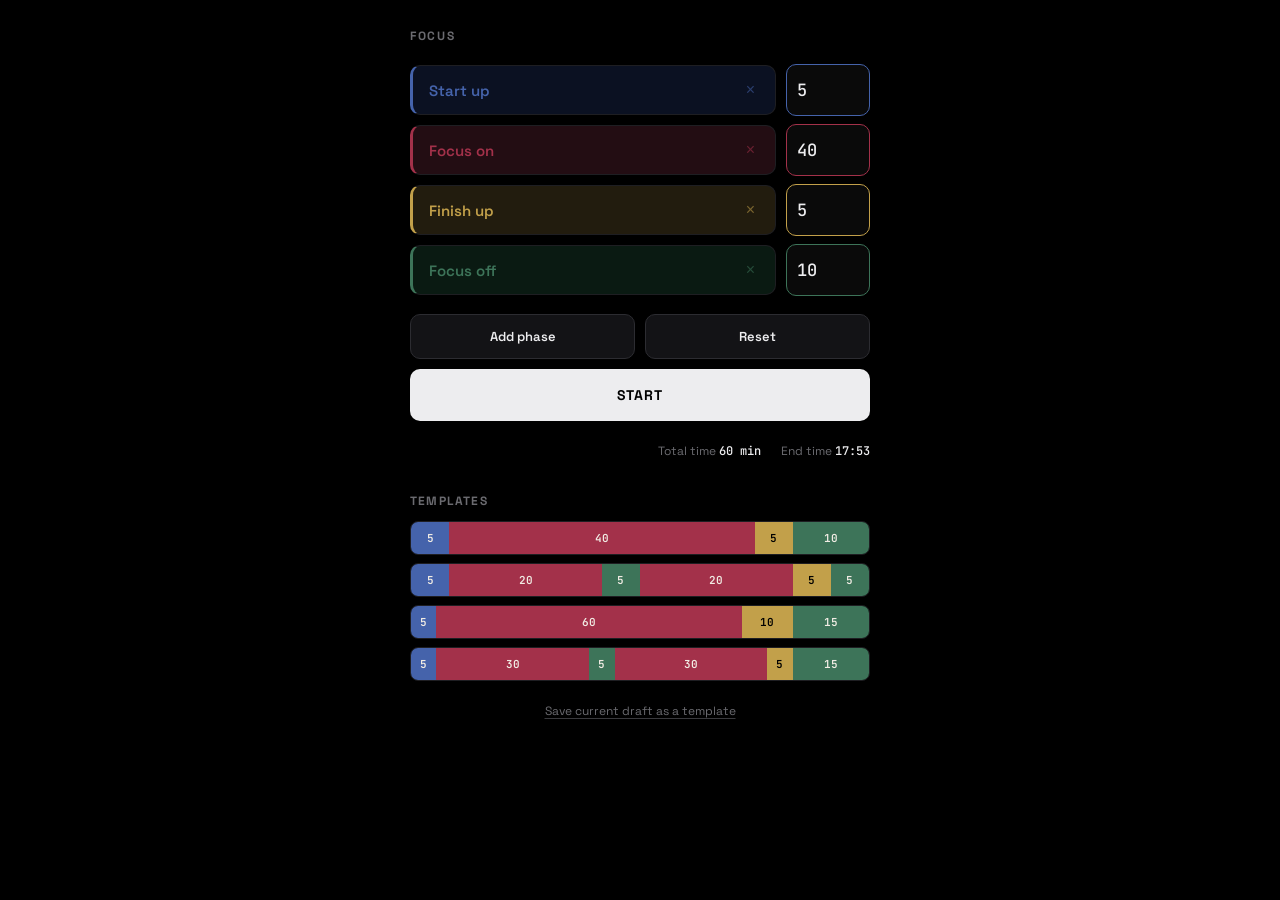
<file: index.html>
<!DOCTYPE html>
<html lang="nl">
<head>
<meta charset="UTF-8">
<meta name="viewport" content="width=device-width, initial-scale=1.0">
<title>Focus</title>
<link rel="preconnect" href="https://fonts.googleapis.com">
<link href="https://fonts.googleapis.com/css2?family=Space+Grotesk:wght@400;500;600;700&family=JetBrains+Mono:wght@400;500;600;700&display=swap" rel="stylesheet">
<style>
  :root {
    --bg: #000000;
    --surface: #0a0a0a;
    --surface-2: #131316;
    --border: #1e1e22;
    --border-active: #2c2c31;
    --text: #ededef;
    --text-dim: #6b6b70;
    --text-faint: #3a3a3e;
    --c-startup: #4563ab;
    --c-startup-bg: #0b1122;
    --c-focus: #a3314a;
    --c-focus-bg: #230d13;
    --c-finish: #c2a04a;
    --c-finish-bg: #221c0e;
    --c-off: #3d7459;
    --c-off-bg: #0a1a12;
  }
  * { box-sizing: border-box; margin: 0; padding: 0; }
  html, body {
    background: var(--bg);
    min-height: 100vh;
    min-height: 100dvh;
    width: 100%;
  }
  body {
    font-family: 'Space Grotesk', system-ui, sans-serif;
    color: var(--text);
    display: flex;
    justify-content: center;
    padding: 28px 16px 48px;
  }
  .app { width: 100%; max-width: 460px; }
  .view[hidden] { display: none; }
  header {
    display: flex;
    align-items: center;
    justify-content: space-between;
    margin-bottom: 20px;
  }
  .brand {
    font-size: 12px;
    font-weight: 700;
    letter-spacing: 0.14em;
    color: var(--text-dim);
    text-transform: uppercase;
    background: none;
    border: none;
    cursor: default;
    font-family: inherit;
  }
  .row-list { display: flex; flex-direction: column; gap: 8px; margin-bottom: 18px; }
  .phase { display: grid; grid-template-columns: 1fr 84px; gap: 10px; align-items: center; }
  .phase-label {
    background: var(--stage-bg); border: 1px solid var(--border); border-left: 3px solid var(--stage-color);
    border-radius: 10px; padding: 14px 16px; font-weight: 600; font-size: 15px; color: var(--stage-color);
    display: flex; align-items: center; justify-content: space-between; gap: 8px;
  }
  .phase-label select {
    background: transparent; border: none; color: var(--stage-color);
    font-family: 'Space Grotesk', sans-serif; font-weight: 600; font-size: 15px;
    cursor: pointer; appearance: none; -webkit-appearance: none; width: 100%;
  }
  .phase-label select:focus-visible { outline: 2px solid var(--stage-color); outline-offset: 2px; border-radius: 4px; }
  .phase-label select option { background: #111; color: #eee; }
  .remove-btn { background: transparent; border: none; color: var(--stage-color); opacity: 0.55; font-size: 16px; cursor: pointer; line-height: 1; padding: 2px 4px; }
  .remove-btn:hover { opacity: 1; }
  .minutes-field {
    background: var(--surface); border: 1px solid var(--stage-color); border-radius: 10px;
    display: flex; align-items: center; padding: 0 10px; height: 52px;
  }
  .minutes-field input {
    width: 100%; background: transparent; border: none; color: var(--text);
    font-family: 'JetBrains Mono', monospace; font-size: 17px; font-weight: 500; text-align: left;
  }
  .minutes-field input:focus { outline: none; }
  .minutes-field input::-webkit-outer-spin-button, .minutes-field input::-webkit-inner-spin-button { -webkit-appearance: none; margin: 0; }
  .minutes-field input[type=number] { -moz-appearance: textfield; }
  .stage {
    display: grid; grid-template-columns: 1fr auto; align-items: center;
    background: var(--surface); border: 1px solid var(--border); border-radius: 10px;
    padding: 14px 14px 14px 16px; border-left: 3px solid transparent;
    transition: border-color 0.25s ease, background 0.25s ease;
  }
  .stage.done { opacity: 0.42; }
  .stage.done .label { text-decoration: line-through; }
  .stage.active { border-left-color: var(--stage-color); background: var(--stage-bg); border-color: var(--border-active); }
  .phase[data-type="startup"], .stage[data-type="startup"] { --stage-color: var(--c-startup); --stage-bg: var(--c-startup-bg); }
  .phase[data-type="focus"],   .stage[data-type="focus"]   { --stage-color: var(--c-focus);   --stage-bg: var(--c-focus-bg); }
  .phase[data-type="finish"],  .stage[data-type="finish"]  { --stage-color: var(--c-finish);  --stage-bg: var(--c-finish-bg); }
  .phase[data-type="off"],     .stage[data-type="off"]     { --stage-color: var(--c-off);     --stage-bg: var(--c-off-bg); }
  .label { font-weight: 500; font-size: 15px; color: var(--stage-color, var(--text-dim)); }
  .stage.done .label { color: var(--text-dim); }
  .stage:not(.active):not(.done) .label { color: var(--text-dim); }
  .controls { display: flex; align-items: center; gap: 10px; }
  .step-btn {
    width: 26px; height: 26px; border-radius: 6px; border: 1px solid var(--border-active);
    background: transparent; color: var(--text-dim); font-size: 15px; line-height: 1; cursor: pointer;
    display: flex; align-items: center; justify-content: center; transition: background 0.15s ease, color 0.15s ease;
  }
  .step-btn:hover { background: var(--surface-2); color: var(--text); }
  .step-btn:focus-visible { outline: 2px solid var(--stage-color, #4563ab); outline-offset: 2px; }
  .step-btn:disabled { opacity: 0.25; cursor: default; }
  .time { font-family: 'JetBrains Mono', monospace; font-variant-numeric: tabular-nums; font-size: 15px; font-weight: 500; width: 58px; text-align: center; color: var(--text); }
  .stage.done .time { color: var(--text-dim); }
  .check { width: 26px; height: 26px; display: flex; align-items: center; justify-content: center; color: var(--c-off); }
  .actions { display: grid; grid-template-columns: 1fr 1fr; gap: 10px; margin-bottom: 10px; }
  .btn {
    padding: 13px; border-radius: 10px; border: 1px solid var(--border-active);
    background: var(--surface-2); color: var(--text); font-family: 'Space Grotesk', sans-serif;
    font-weight: 600; font-size: 13px; cursor: pointer; transition: background 0.15s ease;
  }
  .btn:hover { background: #1a1a1e; }
  .btn:focus-visible { outline: 2px solid var(--text-dim); outline-offset: 2px; }
  .btn-primary {
    width: 100%; padding: 17px; border-radius: 10px; border: none;
    background: var(--text); color: #000; font-family: 'Space Grotesk', sans-serif;
    font-weight: 700; font-size: 14px; letter-spacing: 0.08em; text-transform: uppercase;
    cursor: pointer; margin-bottom: 22px;
  }
  .btn-primary:hover { background: #cfcfd2; }
  .btn-primary:focus-visible { outline: 2px solid var(--c-focus); outline-offset: 2px; }
  .summary { display: flex; justify-content: flex-end; gap: 20px; font-size: 12px; color: var(--text-dim); margin-bottom: 34px; }
  .summary strong { font-family: 'JetBrains Mono', monospace; color: var(--text); font-weight: 500; }
  .section-title { font-size: 12px; font-weight: 700; letter-spacing: 0.1em; text-transform: uppercase; color: var(--text-dim); margin-bottom: 12px; }
  .template { display: flex; height: 34px; border-radius: 8px; overflow: hidden; margin-bottom: 8px; cursor: pointer; border: 1px solid var(--border); transition: border-color 0.15s ease, transform 0.1s ease; }
  .template:hover { border-color: var(--border-active); }
  .template:active { transform: scale(0.995); }
  .template-seg { display: flex; align-items: center; justify-content: center; font-family: 'JetBrains Mono', monospace; font-size: 11px; font-weight: 600; color: #000; white-space: nowrap; overflow: hidden; }
  .template-seg[data-type="startup"] { background: var(--c-startup); }
  .template-seg[data-type="focus"]   { background: var(--c-focus); }
  .template-seg[data-type="finish"]  { background: var(--c-finish); }
  .template-seg[data-type="off"]     { background: var(--c-off); }
  .template-seg[data-type="startup"], .template-seg[data-type="focus"], .template-seg[data-type="off"] { color: #f1ece4; }
  .save-template {
    width: 100%; background: transparent; border: none; color: var(--text-dim);
    font-family: 'Space Grotesk', sans-serif; font-size: 12px; text-align: center;
    padding: 14px 0 0; cursor: pointer; text-decoration: underline;
    text-decoration-color: var(--text-faint); text-underline-offset: 3px;
  }
  .save-template:hover { color: var(--text); }
</style>
</head>
<body>
<div id="setupView" class="app view">
  <header>
    <span class="brand">Focus</span>
  </header>
  <div class="row-list" id="phases"></div>
  <div class="actions">
    <button class="btn" id="addBtn">Add phase</button>
    <button class="btn" id="resetBtn">Reset</button>
  </div>
  <button class="btn-primary" id="startBtn">Start</button>
  <div class="summary">
    <span>Total time <strong id="totalMin">60 min</strong></span>
    <span>End time <strong id="endTime">--:--</strong></span>
  </div>
  <div class="section-title">Templates</div>
  <div id="templates"></div>
  <button class="save-template" id="saveTplBtn">Save current draft as a template</button>
</div>
<div id="timerView" class="app view" hidden>
  <header>
    <span class="brand">Focus</span>
  </header>
  <div class="row-list" id="stages"></div>
  <button class="btn-primary" id="stopBtn">Stop</button>
  <div class="summary">
    <span>Resterend <strong id="totalLeft">00:00</strong></span>
    <span>Eindtijd <strong id="timerEndTime">--:--</strong></span>
  </div>
</div>
<script>
(function () {
  const LABELS = { startup: 'Start up', focus: 'Focus on', finish: 'Finish up', off: 'Focus off' };
  const TYPES = ['startup', 'focus', 'finish', 'off'];
  const DEFAULT_PHASES = [
    { type: 'startup', minutes: 5 },
    { type: 'focus',   minutes: 40 },
    { type: 'finish',  minutes: 5 },
    { type: 'off',     minutes: 10 }
  ];
  const TEMPLATES = [
    [ {type:'startup',minutes:5}, {type:'focus',minutes:40}, {type:'finish',minutes:5}, {type:'off',minutes:10} ],
    [ {type:'startup',minutes:5}, {type:'focus',minutes:20}, {type:'off',minutes:5}, {type:'focus',minutes:20}, {type:'finish',minutes:5}, {type:'off',minutes:5} ],
    [ {type:'startup',minutes:5}, {type:'focus',minutes:60}, {type:'finish',minutes:10}, {type:'off',minutes:15} ],
    [ {type:'startup',minutes:5}, {type:'focus',minutes:30}, {type:'off',minutes:5}, {type:'focus',minutes:30}, {type:'finish',minutes:5}, {type:'off',minutes:15} ]
  ];
  function fmt(sec) {
    sec = Math.max(0, Math.round(sec));
    const m = Math.floor(sec / 60);
    const s = sec % 60;
    return String(m).padStart(2, '0') + ':' + String(s).padStart(2, '0');
  }
  function endTimeString(totalSeconds) {
    const end = new Date(Date.now() + totalSeconds * 1000);
    return String(end.getHours()).padStart(2, '0') + ':' + String(end.getMinutes()).padStart(2, '0');
  }
  // ---- Geluid ----
  // De AudioContext wordt uitsluitend aangemaakt binnen de klik-handler van
  // de Start-knop hieronder: dat is een echte gebruikersinteractie, dus de
  // browser staat geluid toe. Omdat er geen paginanavigatie meer plaatsvindt,
  // blijft die toestemming geldig voor de rest van de sessie.
  let audioCtx = null;
  function playChime(kind) {
    if (!audioCtx) return;
    if (audioCtx.state === 'suspended') audioCtx.resume();
    const base = 110;
    const partials = [
      { ratio: 1.00, amp: 1.00, decay: 2.2 },
      { ratio: 2.01, amp: 0.50, decay: 1.7 },
      { ratio: 2.76, amp: 0.28, decay: 1.4 },
      { ratio: 3.41, amp: 0.14, decay: 1.1 },
      { ratio: 4.24, amp: 0.07, decay: 0.85 }
    ];
    const masterGain = kind === 'done' ? 0.24 : 0.18;
    const start = audioCtx.currentTime;
    const durationScale = kind === 'done' ? 1.6 : 1.0;
    const attack = 0.09;
    partials.forEach(p => {
      const osc = audioCtx.createOscillator();
      const gain = audioCtx.createGain();
      const decay = p.decay * durationScale;
      osc.type = 'sine';
      osc.frequency.value = base * p.ratio;
      gain.gain.setValueAtTime(0, start);
      gain.gain.linearRampToValueAtTime(masterGain * p.amp, start + attack);
      gain.gain.exponentialRampToValueAtTime(0.0001, start + attack + decay);
      osc.connect(gain);
      gain.connect(audioCtx.destination);
      osc.start(start);
      osc.stop(start + attack + decay + 0.05);
    });
  }
  // ---- Instelscherm ----
  let phases = DEFAULT_PHASES.map(p => ({ ...p }));
  let templates = TEMPLATES.map(t => t.map(p => ({ ...p })));
  const setupView = document.getElementById('setupView');
  const timerView = document.getElementById('timerView');
  const phasesEl = document.getElementById('phases');
  const templatesEl = document.getElementById('templates');
  const totalMinEl = document.getElementById('totalMin');
  const endTimeEl = document.getElementById('endTime');
  function totalMinutes(list) {
    return list.reduce((sum, p) => sum + (p.minutes || 0), 0);
  }
  function renderPhases() {
    phasesEl.innerHTML = '';
    phases.forEach((p, i) => {
      const row = document.createElement('div');
      row.className = 'phase';
      row.dataset.type = p.type;
      const labelBox = document.createElement('div');
      labelBox.className = 'phase-label';
      const select = document.createElement('select');
      TYPES.forEach(t => {
        const opt = document.createElement('option');
        opt.value = t;
        opt.textContent = LABELS[t];
        if (t === p.type) opt.selected = true;
        select.appendChild(opt);
      });
      select.onchange = (e) => { phases[i].type = e.target.value; renderPhases(); };
      const removeBtn = document.createElement('button');
      removeBtn.className = 'remove-btn';
      removeBtn.innerHTML = '&times;';
      removeBtn.setAttribute('aria-label', 'Fase verwijderen');
      removeBtn.onclick = () => { phases.splice(i, 1); renderPhases(); };
      labelBox.appendChild(select);
      if (phases.length > 1) labelBox.appendChild(removeBtn);
      const field = document.createElement('div');
      field.className = 'minutes-field';
      const input = document.createElement('input');
      input.type = 'number';
      input.min = '0';
      input.value = p.minutes;
      input.setAttribute('aria-label', LABELS[p.type] + ' in minuten');
      input.oninput = (e) => {
        phases[i].minutes = Math.max(0, parseInt(e.target.value || '0', 10));
        updateSetupSummary();
      };
      field.appendChild(input);
      row.appendChild(labelBox);
      row.appendChild(field);
      phasesEl.appendChild(row);
    });
    updateSetupSummary();
  }
  function updateSetupSummary() {
    const total = totalMinutes(phases);
    totalMinEl.textContent = total + ' min';
    endTimeEl.textContent = endTimeString(total * 60);
  }
  function renderTemplates() {
    templatesEl.innerHTML = '';
    templates.forEach((tpl) => {
      const row = document.createElement('div');
      row.className = 'template';
      tpl.forEach(seg => {
        const s = document.createElement('div');
        s.className = 'template-seg';
        s.dataset.type = seg.type;
        s.style.flex = String(Math.max(seg.minutes, 1));
        s.textContent = seg.minutes;
        row.appendChild(s);
      });
      row.title = tpl.map(s => LABELS[s.type] + ' ' + s.minutes + 'm').join(' → ');
      row.onclick = () => { phases = tpl.map(s => ({ ...s })); renderPhases(); };
      templatesEl.appendChild(row);
    });
  }
  document.getElementById('addBtn').onclick = () => {
    phases.push({ type: 'focus', minutes: 25 });
    renderPhases();
  };
  document.getElementById('resetBtn').onclick = () => {
    phases = DEFAULT_PHASES.map(p => ({ ...p }));
    renderPhases();
  };
  document.getElementById('saveTplBtn').onclick = () => {
    templates.push(phases.map(p => ({ ...p })));
    renderTemplates();
  };
  // ---- Timerscherm ----
  let stages = [];
  let tickHandle = null;
  const stagesEl = document.getElementById('stages');
  const totalLeftEl = document.getElementById('totalLeft');
  const timerEndTimeEl = document.getElementById('timerEndTime');
  const stopBtn = document.getElementById('stopBtn');
  function activeIndex() {
    return stages.findIndex(s => !s.done);
  }
  function totalRemaining() {
    return stages.reduce((sum, s) => sum + (s.done ? 0 : s.remaining), 0);
  }
  function renderTimer() {
    stagesEl.innerHTML = '';
    const idx = activeIndex();
    stages.forEach((s, i) => {
      const row = document.createElement('div');
      row.className = 'stage' + (s.done ? ' done' : '') + (i === idx ? ' active' : '');
      row.dataset.type = s.type;
      const label = document.createElement('span');
      label.className = 'label';
      label.textContent = LABELS[s.type];
      const controls = document.createElement('div');
      controls.className = 'controls';
      if (s.done) {
        const check = document.createElement('span');
        check.className = 'check';
        check.innerHTML = '&#10003;';
        controls.appendChild(check);
      } else {
        const minus = document.createElement('button');
        minus.className = 'step-btn';
        minus.textContent = '−';
        minus.setAttribute('aria-label', 'Minuut eraf');
        minus.disabled = s.remaining <= 0;
        minus.onclick = () => adjust(i, -60);
        const time = document.createElement('span');
        time.className = 'time';
        time.textContent = fmt(s.remaining);
        const plus = document.createElement('button');
        plus.className = 'step-btn';
        plus.textContent = '+';
        plus.setAttribute('aria-label', 'Minuut erbij');
        plus.onclick = () => adjust(i, 60);
        controls.appendChild(minus);
        controls.appendChild(time);
        controls.appendChild(plus);
      }
      row.appendChild(label);
      row.appendChild(controls);
      stagesEl.appendChild(row);
    });
    totalLeftEl.textContent = fmt(totalRemaining());
    timerEndTimeEl.textContent = endTimeString(totalRemaining());
    if (idx === -1) {
      stopInterval();
      stopBtn.textContent = 'Nieuwe sessie';
    }
  }
  function adjust(i, deltaSec) {
    const s = stages[i];
    s.remaining = Math.max(0, s.remaining + deltaSec);
    s.duration = Math.max(s.duration, s.remaining);
    renderTimer();
  }
  function tick() {
    const idx = activeIndex();
    if (idx === -1) { stopInterval(); return; }
    const s = stages[idx];
    s.remaining -= 1;
    if (s.remaining <= 0) {
      s.remaining = 0;
      s.done = true;
      const nextIdx = activeIndex();
      playChime(nextIdx === -1 ? 'done' : 'next');
    }
    renderTimer();
  }
  function startInterval() {
    if (tickHandle) clearInterval(tickHandle);
    tickHandle = setInterval(tick, 1000);
  }
  function stopInterval() {
    if (tickHandle) clearInterval(tickHandle);
    tickHandle = null;
  }
  function showTimerView() {
    stages = phases.map(p => ({
      type: p.type,
      duration: p.minutes * 60,
      remaining: p.minutes * 60,
      done: false
    }));
    stopBtn.textContent = 'Stop';
    setupView.hidden = true;
    timerView.hidden = false;
    renderTimer();
    startInterval();
  }
  function showSetupView() {
    stopInterval();
    timerView.hidden = true;
    setupView.hidden = false;
    renderPhases();
  }
  document.getElementById('startBtn').onclick = () => {
    // Wordt aangemaakt binnen deze klik-handler: dit is een echte
    // gebruikersinteractie, dus geluid wordt vanaf hier toegestaan.
    if (!audioCtx) {
      audioCtx = new (window.AudioContext || window.webkitAudioContext)();
    }
    if (audioCtx.state === 'suspended') audioCtx.resume();
    showTimerView();
  };
  stopBtn.onclick = showSetupView;
  renderPhases();
  renderTemplates();
})();
</script>
</body>
</html>
</file>
